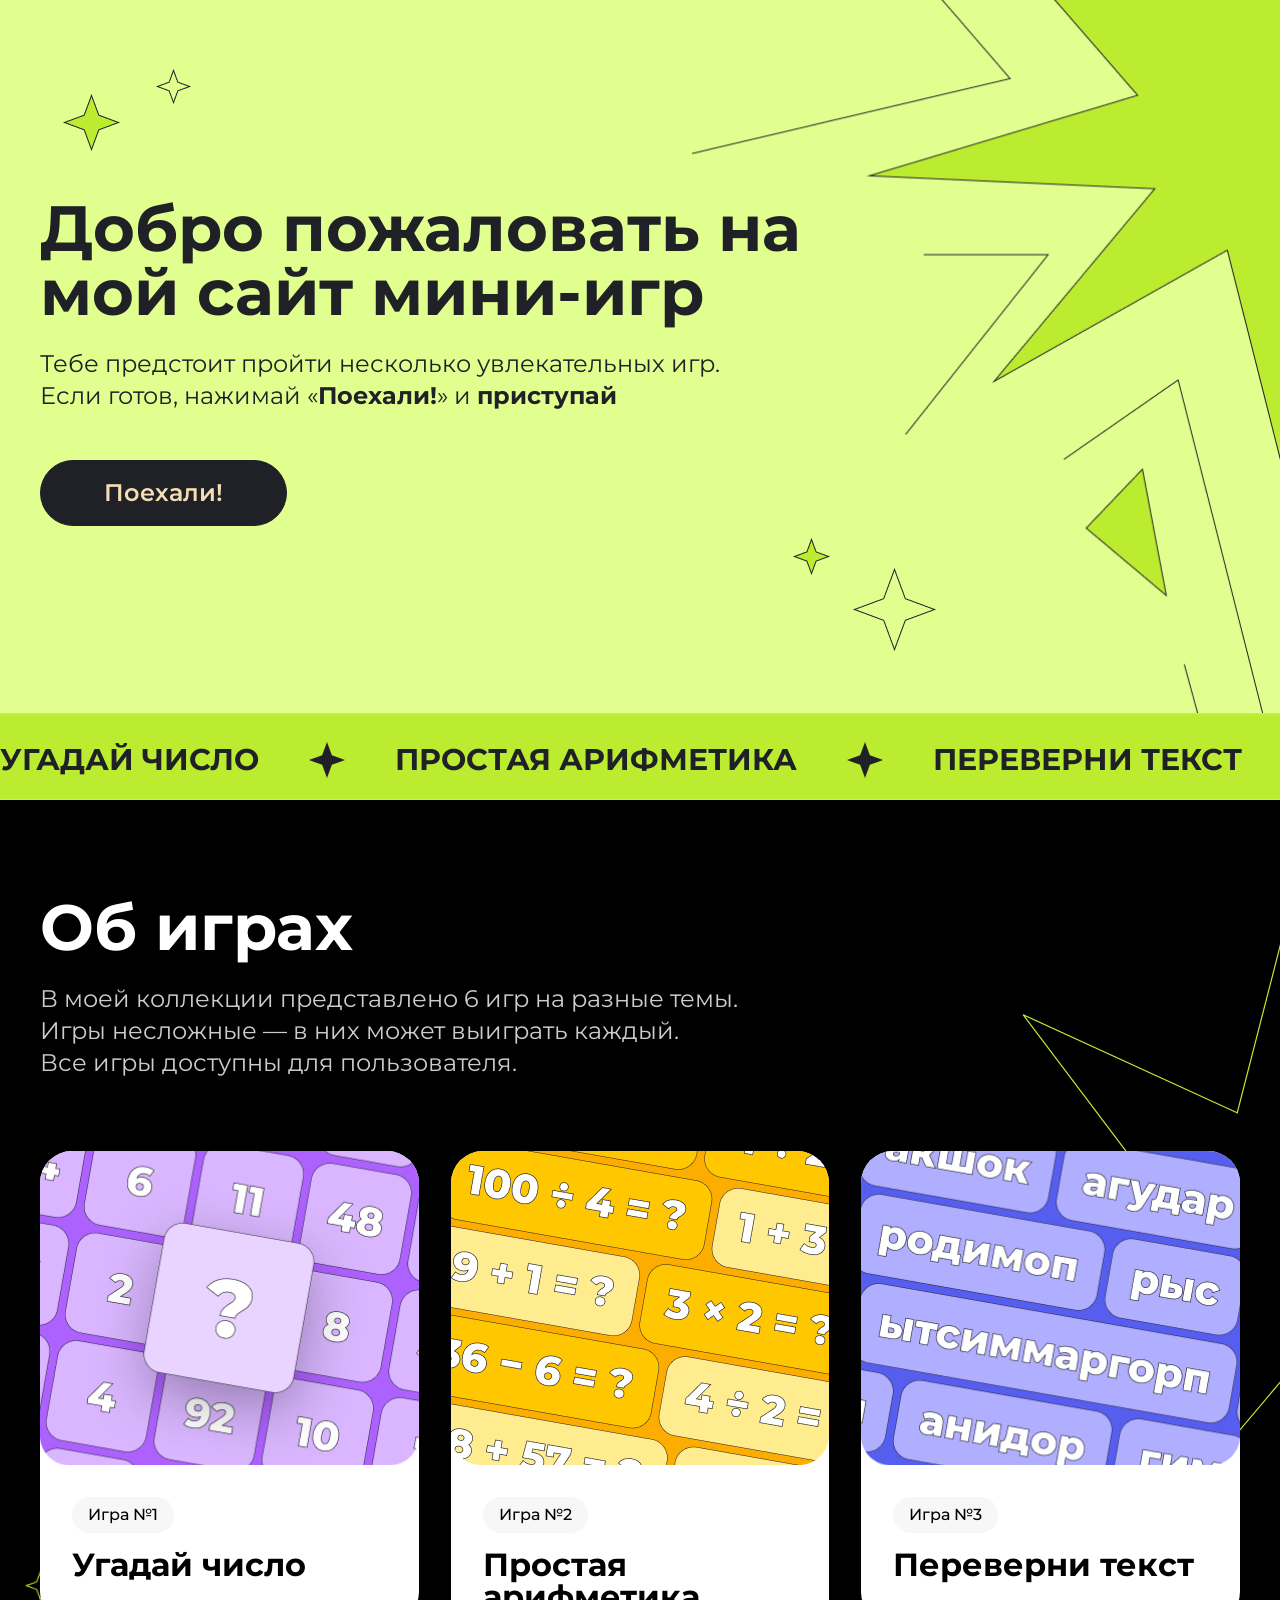
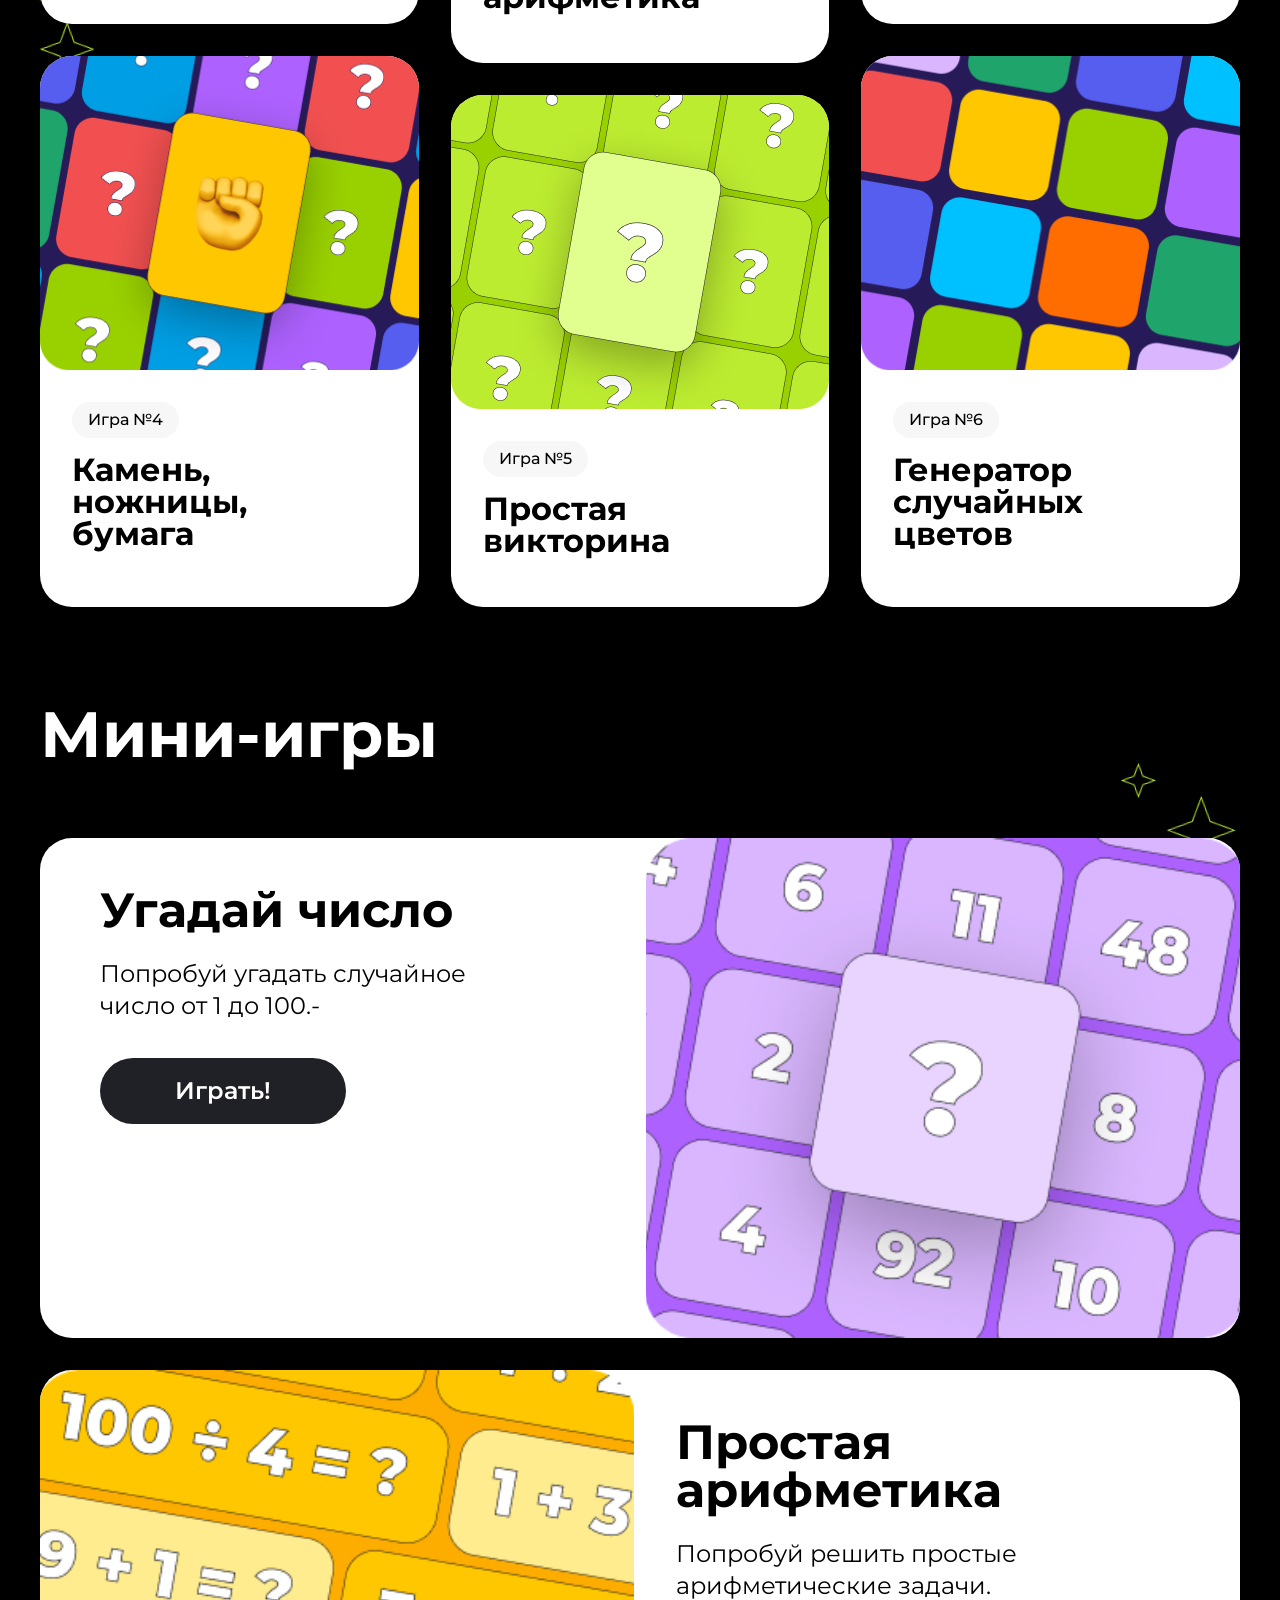
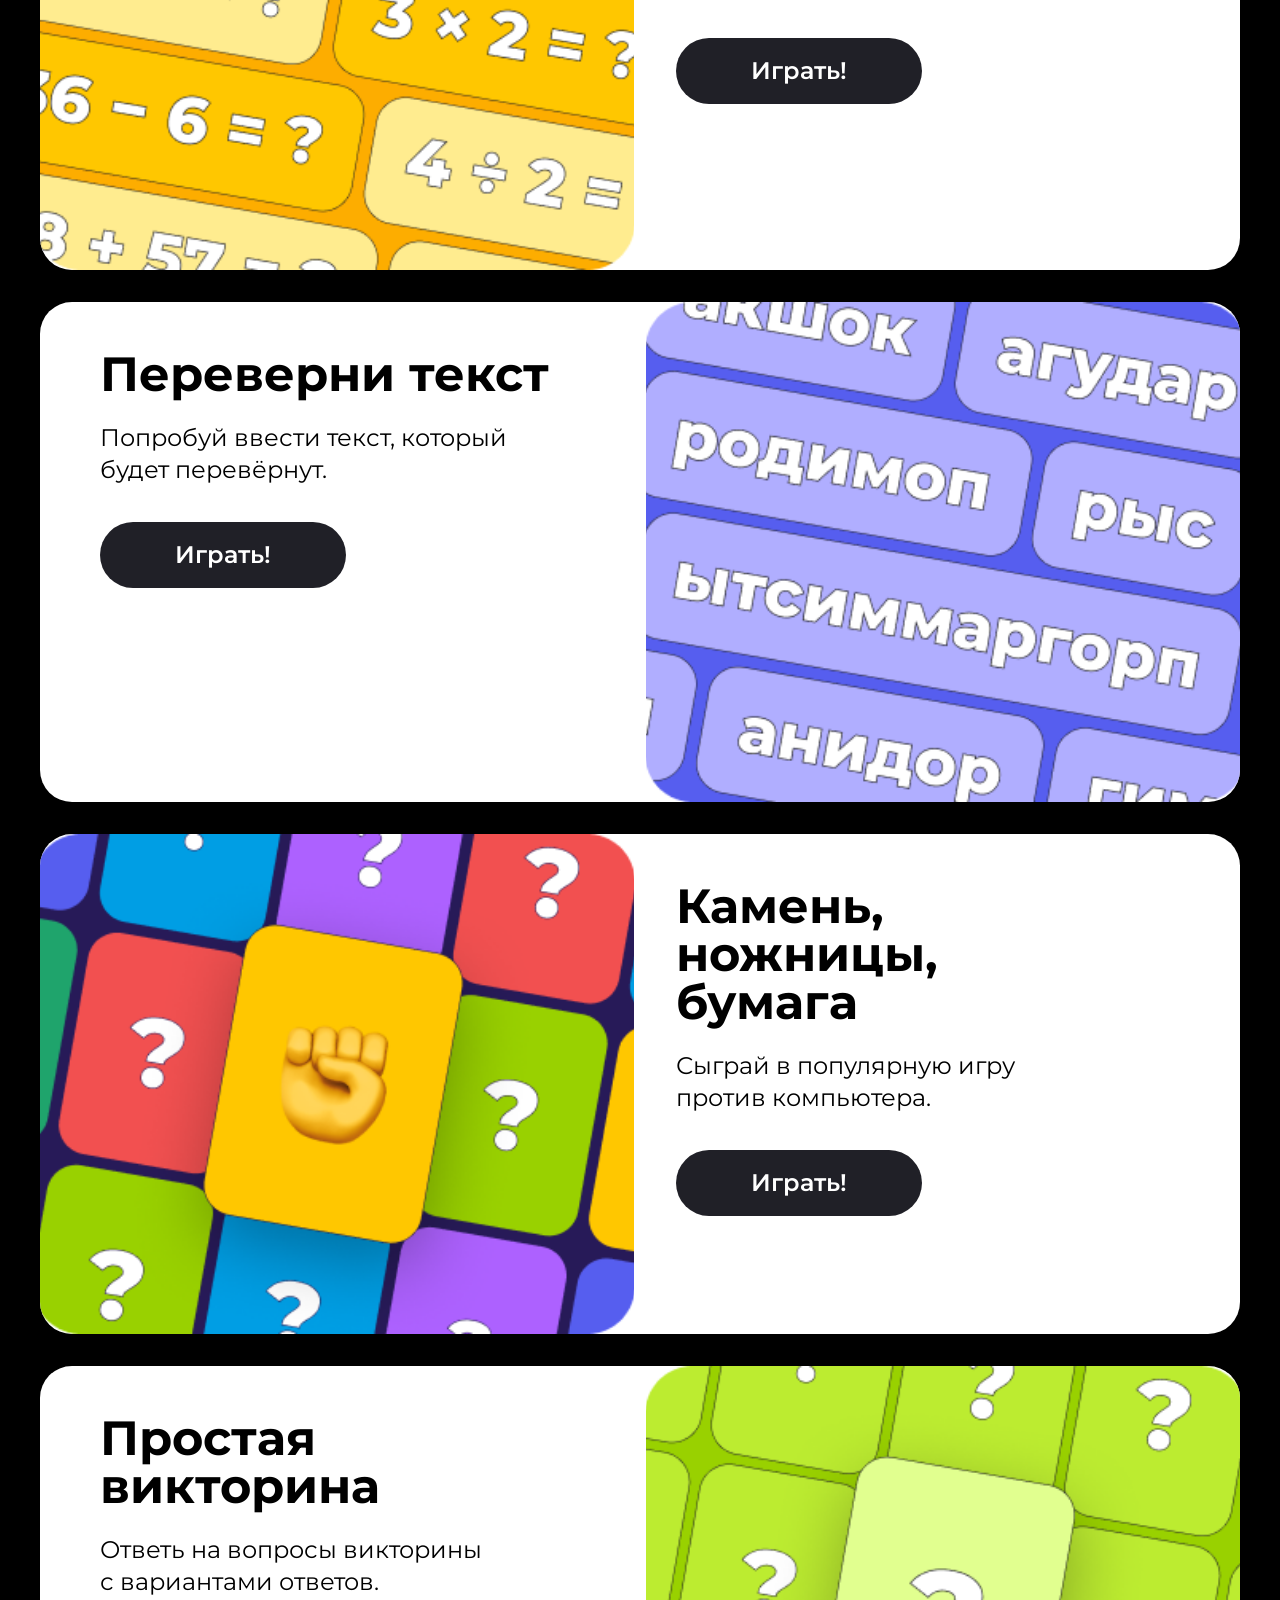
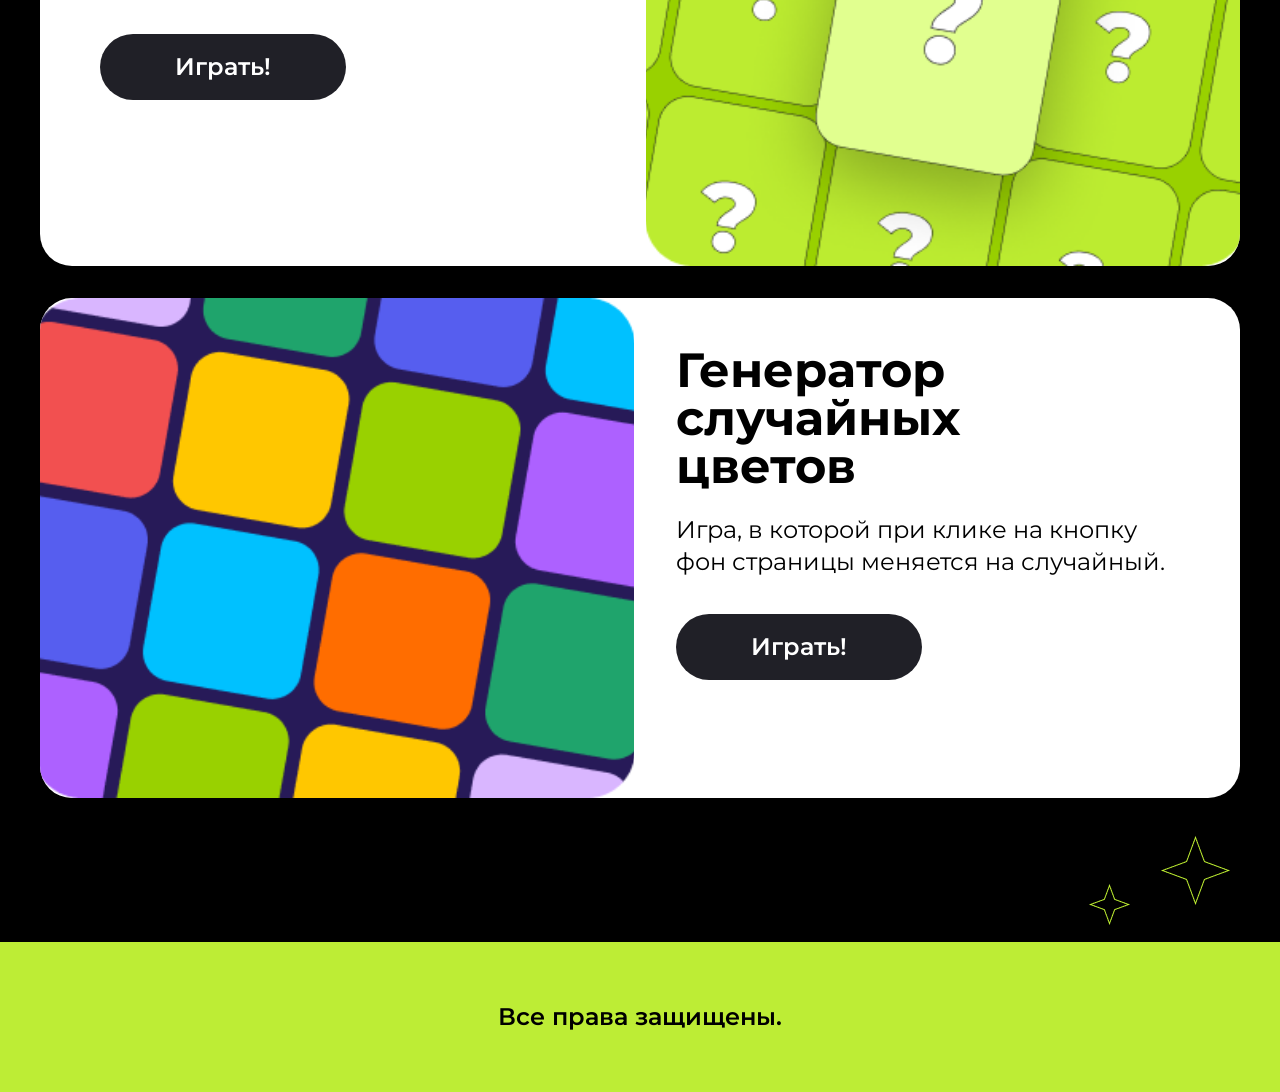
<file: index.html>
<!doctype html>
<html lang="en">
  <head>
    <meta charset="UTF-8" />
    <meta name="viewport" content="width=device-width, initial-scale=1.0" />
    <title>Homework1.</title>
    <link rel="preconnect" href="https://fonts.googleapis.com" />
    <link rel="preconnect" href="https://fonts.gstatic.com" crossorigin />
    <link
      href="https://fonts.googleapis.com/css2?family=Montserrat:ital,wght@0,100..900;1,100..900&display=swap"
      rel="stylesheet"
    />

    <link rel="stylesheet" href="style.css" />
  </head>
  <body>
    <div class="wrapper">
      <div class="star-decor">
        <img
          src="./img/Stardekor1.png"
          alt="Декор"
          class="star-decor__left-mini"
        />
        <img
          src="./img/Stardecor2.png"
          alt="Декор"
          class="star-decor__left-big"
        />
        <img
          src="./img/Stardecor3.png"
          alt="Декор"
          class="star-decor__right-mini"
        />
        <img
          src="./img/Stardecor4.png"
          alt="Декор"
          class="star-decor__right-big"
        />
        <img
          src="./img/Stardecor5.png"
          alt="Декор"
          class="star-decor__bottom-mini"
        />
        <img
          src="./img/Stardecor6.png"
          alt="Декор"
          class="star-decor__bottom-big"
        />
      </div>

      <!-- ==================== 1. ГЛАВНЫЙ ЭКРАН (ШАПКА) ==================== -->
      <header class="hero">
        <div class="hero__card welcome-card center">
          <!-- Контентная левая часть с текстом -->
          <div class="welcome-card__content">
            <h1 class="welcome-card__title">
              Добро пожаловать на мой сайт мини-игр
            </h1>
            <p class="welcome-card__text">
              Тебе предстоит пройти несколько увлекательных игр. Если готов,
              нажимай «<strong>Поехали!</strong>» и <strong>приступай</strong>
            </p>
            <!-- <button class="welcome-card__btn">Поехали!</button>
          </div>-->
            <a href="#games-about" class="welcome-card__btn welcome-card__btn"
              >Поехали!</a
            >
            <a href="#mobile-games-about" class="welcome-card__mob-btn"
              >Поехали!</a
            >

            <!-- Большая звезда-вспышка (Ваш Star 1) — вынесена отдельно как независимый фон -->
            <img
              class="welcome-card__image"
              src="./img/Star1.png"
              alt="Большая звезда"
            />
            <img
              class="welcome-card__mobil"
              src="./img/mobilstar.png"
              alt="Мобильная звеза"
            />

            <!-- Невидимая обертка, которая запирает маленькие звездочки внутри зеленого поля -->
            <div class="welcome-card__stars">
              <img
                class="welcome-card__star welcome-card__star_2"
                src="./img/Star2.png"
                alt="Декор"
              />
              <img
                class="welcome-card__star welcome-card__star_3"
                src="./img/Star3.png"
                alt="Декор"
              />
              <img
                class="welcome-card__star welcome-card__star_4"
                src="./img/Star4.png"
                alt="Декор"
              />
              <img
                class="welcome-card__star welcome-card__star_5"
                src="./img/Star5.png"
                alt="Декор"
              />
            </div>

            <!-- БЕГУЩАЯ СТРОКА С НАЗВАНИЯМИ ИГР -->
            <div class="hero__marquee marquee">
              <div class="marquee__inner">
                <!-- Оригинальный ряд -->
                <div class="marquee__line">
                  <span>УГАДАЙ ЧИСЛО</span>
                  <svg
                    class="marquee__star"
                    width="20"
                    height="20"
                    viewBox="0 0 36 36"
                    fill="none"
                    xmlns="http://w3.org"
                  >
                    <path
                      d="M18 0L22.8616 13.1384L36 18L22.8616 22.8616L18 36L13.1384 22.8616L0 18L13.1384 13.1384L18 0Z"
                      fill="currentColor"
                    />
                  </svg>

                  <span>ПРОСТАЯ АРИФМЕТИКА</span>
                  <svg
                    class="marquee__star"
                    width="20"
                    height="20"
                    viewBox="0 0 36 36"
                    fill="none"
                    xmlns="http://w3.org"
                  >
                    <path
                      d="M18 0L22.8616 13.1384L36 18L22.8616 22.8616L18 36L13.1384 22.8616L0 18L13.1384 13.1384L18 0Z"
                      fill="currentColor"
                    />
                  </svg>

                  <span>ПЕРЕВЕРНИ ТЕКСТ</span>
                  <svg
                    class="marquee__star"
                    width="20"
                    height="20"
                    viewBox="0 0 36 36"
                    fill="none"
                    xmlns="http://w3.org"
                  >
                    <path
                      d="M18 0L22.8616 13.1384L36 18L22.8616 22.8616L18 36L13.1384 22.8616L0 18L13.1384 13.1384L18 0Z"
                      fill="currentColor"
                    />
                  </svg>

                  <span>КАМЕНЬ, НОЖНИЦЫ, БУМАГА</span>
                  <svg
                    class="marquee__star"
                    width="20"
                    height="20"
                    viewBox="0 0 36 36"
                    fill="none"
                    xmlns="http://w3.org"
                  >
                    <path
                      d="M18 0L22.8616 13.1384L36 18L22.8616 22.8616L18 36L13.1384 22.8616L0 18L13.1384 13.1384L18 0Z"
                      fill="currentColor"
                    />
                  </svg>

                  <span>ПРОСТАЯ ВИКТОРИНА</span>
                  <svg
                    class="marquee__star"
                    width="20"
                    height="20"
                    viewBox="0 0 36 36"
                    fill="none"
                    xmlns="http://w3.org"
                  >
                    <path
                      d="M18 0L22.8616 13.1384L36 18L22.8616 22.8616L18 36L13.1384 22.8616L0 18L13.1384 13.1384L18 0Z"
                      fill="currentColor"
                    />
                  </svg>

                  <span>ГЕНЕРАТОР ЦВЕТОВ</span>
                  <svg
                    class="marquee__star"
                    width="20"
                    height="20"
                    viewBox="0 0 36 36"
                    fill="none"
                    xmlns="http://w3.org"
                  >
                    <path
                      d="M18 0L22.8616 13.1384L36 18L22.8616 22.8616L18 36L13.1384 22.8616L0 18L13.1384 13.1384L18 0Z"
                      fill="currentColor"
                    />
                  </svg>
                </div>
                <!-- Копия ряда для эффекта бесконечной прокрутки -->
                <div class="marquee__line" aria-hidden="true">
                  <span>УГАДАЙ ЧИСЛО</span>
                  <svg
                    class="marquee__star"
                    width="20"
                    height="20"
                    viewBox="0 0 36 36"
                    fill="none"
                    xmlns="http://w3.org"
                  >
                    <path
                      d="M18 0L22.8616 13.1384L36 18L22.8616 22.8616L18 36L13.1384 22.8616L0 18L13.1384 13.1384L18 0Z"
                      fill="currentColor"
                    />
                  </svg>

                  <span>ПРОСТАЯ АРИФМЕТИКА</span>
                  <svg
                    class="marquee__star"
                    width="20"
                    height="20"
                    viewBox="0 0 36 36"
                    fill="none"
                    xmlns="http://w3.org"
                  >
                    <path
                      d="M18 0L22.8616 13.1384L36 18L22.8616 22.8616L18 36L13.1384 22.8616L0 18L13.1384 13.1384L18 0Z"
                      fill="currentColor"
                    />
                  </svg>

                  <span>ПЕРЕВЕРНИ ТЕКСТ</span>
                  <svg
                    class="marquee__star"
                    width="20"
                    height="20"
                    viewBox="0 0 36 36"
                    fill="none"
                    xmlns="http://w3.org"
                  >
                    <path
                      d="M18 0L22.8616 13.1384L36 18L22.8616 22.8616L18 36L13.1384 22.8616L0 18L13.1384 13.1384L18 0Z"
                      fill="currentColor"
                    />
                  </svg>

                  <span>КАМЕНЬ, НОЖНИЦЫ, БУМАГА</span>
                  <svg
                    class="marquee__star"
                    width="20"
                    height="20"
                    viewBox="0 0 36 36"
                    fill="none"
                    xmlns="http://w3.org"
                  >
                    <path
                      d="M18 0L22.8616 13.1384L36 18L22.8616 22.8616L18 36L13.1384 22.8616L0 18L13.1384 13.1384L18 0Z"
                      fill="currentColor"
                    />
                  </svg>

                  <span>ПРОСТАЯ ВИКТОРИНА</span>
                  <svg
                    class="marquee__star"
                    width="20"
                    height="20"
                    viewBox="0 0 36 36"
                    fill="none"
                    xmlns="http://w3.org"
                  >
                    <path
                      d="M18 0L22.8616 13.1384L36 18L22.8616 22.8616L18 36L13.1384 22.8616L0 18L13.1384 13.1384L18 0Z"
                      fill="currentColor"
                    />
                  </svg>

                  <span>ГЕНЕРАТОР ЦВЕТОВ</span>
                  <svg
                    class="marquee__star"
                    width="20"
                    height="20"
                    viewBox="0 0 36 36"
                    fill="none"
                    xmlns="http://w3.org"
                  >
                    <path
                      d="M18 0L22.8616 13.1384L36 18L22.8616 22.8616L18 36L13.1384 22.8616L0 18L13.1384 13.1384L18 0Z"
                      fill="currentColor"
                    />
                  </svg>
                </div>
              </div>
            </div>
          </div>
        </div>
      </header>

      <main class="content">
        <!-- ================= 2. СЕКЦИЯ: ОБ ИГРАХ (ПРЕВЬЮ) ================= -->
        <section class="games-about center" id="games-about">
          <a class="games-about__star-bg" href="#">
            <svg
              width="800"
              height="680"
              viewBox="0 0 458 567"
              fill="none"
              xmlns="http://www.w3.org/2000/svg"
            >
              <path
                d="M311.161 184.877L311.375 185.435L311.886 185.126L479.433 83.8167L380.124 252.557L379.822 253.073L380.382 253.28L564.052 321.108L370.208 348.674L369.616 348.758L369.804 349.326L431.289 535.215L288.879 400.849L288.444 400.439L288.117 400.94L181.119 564.91L197.378 369.793L197.429 369.197L196.833 369.254L1.92162 387.833L164.61 278.892L165.107 278.56L164.691 278.129L28.6394 137.326L215.247 196.597L215.817 196.778L215.894 196.186L241.151 2.02592L311.161 184.877Z"
                stroke="#BCEC30"
              />
            </svg>
          </a>
          <h2 class="games-about__title">Об играх</h2>
          <p class="games-about__subtitle">
            В моей коллекции представлено 6 игр на разные темы.<br />Игры
            несложные — в них может выиграть каждый.<br />Все игры доступны для
            пользователя.
          </p>

          <!-- Сетка маленьких вертикальных карточек -->
          <div class="games-about__container">
            <!-- Карточка 1 -->
            <a href="#game-guess" class="games-about__card-link">
              <article class="game-card game-card_mini">
                <div
                  class="game-card__image"
                  style="background-image: url(./img/guess.png)"
                ></div>
                <div class="game-card__info">
                  <div class="game-card__number">Игра №1</div>
                  <h3 class="game-card__title">Угадай число</h3>
                </div>
              </article>
            </a>

            <!-- Карточка 2 -->
            <a href="#game-math" class="games-about__card-link">
              <article class="game-card game-card_medium">
                <div
                  class="game-card__image"
                  style="background-image: url(./img/math.png)"
                ></div>
                <div class="game-card__info">
                  <div class="game-card__number">Игра №2</div>
                  <h3 class="game-card__title">Простая арифметика</h3>
                </div>
              </article>
            </a>

            <!-- Карточка 3 -->
            <a href="#game-reverse" class="games-about__card-link">
              <article class="game-card game-card_mini">
                <div
                  class="game-card__image"
                  style="background-image: url(./img/reverse.png)"
                ></div>
                <div class="game-card__info">
                  <div class="game-card__number">Игра №3</div>
                  <h3 class="game-card__title">Переверни текст</h3>
                </div>
              </article>
            </a>

            <!-- Карточка 4 -->
            <a href="#game-rps" class="games-about__card-link">
              <article class="game-card game-card_max">
                <div
                  class="game-card__image"
                  style="background-image: url(./img/rps.png)"
                ></div>
                <div class="game-card__info">
                  <div class="game-card__number">Игра №4</div>
                  <h3 class="game-card__title">Камень, ножницы,<br />бумага</h3>
                </div>
              </article>
            </a>

            <!-- Карточка 5 -->
            <a href="#game-quiz" class="games-about__card-link">
              <article class="game-card game-card_medium">
                <div
                  class="game-card__image"
                  style="background-image: url(./img/quiz.png)"
                ></div>
                <div class="game-card__info">
                  <div class="game-card__number">Игра №5</div>
                  <h3 class="game-card__title">Простая викторина</h3>
                </div>
              </article>
            </a>

            <!-- Карточка 6 -->
            <a href="#game-color" class="games-about__card-link">
              <article class="game-card game-card_max">
                <div
                  class="game-card__image"
                  style="background-image: url(./img/color.png)"
                ></div>
                <div class="game-card__info">
                  <div class="game-card__number">Игра №6</div>
                  <h3 class="game-card__title">Генератор случайных цветов</h3>
                </div>
              </article>
            </a>
          </div>
        </section>

        <!-- ================= 3. СЕКЦИЯ: МИНИ-ИГРЫ (ПОЛНЫЕ) ================= -->
        <section class="games-list center" id="mobile-games-about">
          <h2 class="games-list__title">Мини-игры</h2>

          <!-- Сетка больших горизонтальных карточек с кнопками -->
          <div class="games-list__container">
            <!-- Полная карточка 1 -->
            <a
              href="#"
              onclick="
                guessNumberGame();
                return false;
              "
              class="games-list__card-link"
              id="game-guess"
            >
              <article class="game-card">
                <div
                  class="game-card__image"
                  style="background-image: url(./img/guess.png)"
                ></div>
                <div class="game-card__info">
                  <h3 class="game-card__title">Угадай число</h3>
                  <p class="game-card__text">
                    Попробуй угадать случайное<br />число от 1 до 100.-
                  </p>
                  <span class="game-card__btn">Играть!</span>
                </div>
              </article>
            </a>

            <!-- Полная карточка 2 -->
            <a
              href="#"
              onclick="
                simpleArithmeticGame();
                return false;
              "
              class="games-list__card-link"
              id="game-math"
            >
              <article class="game-card">
                <div
                  class="game-card__image"
                  style="background-image: url(./img/math.png)"
                ></div>
                <div class="game-card__info">
                  <h3 class="game-card__title">Простая арифметика</h3>
                  <p class="game-card__text">
                    Попробуй решить простые арифметические задачи.
                  </p>
                  <span class="game-card__btn">Играть!</span>
                </div>
              </article>
            </a>

            <!-- Полная карточка 3 -->
            <a
              href="#"
              onclick="
                reverseTextGame();
                return false;
              "
              class="games-list__card-link"
              id="game-reverse"
            >
              <article class="game-card">
                <div
                  class="game-card__image"
                  style="background-image: url(./img/reverse.png)"
                ></div>
                <div class="game-card__info">
                  <h3 class="game-card__title">Переверни текст</h3>
                  <p class="game-card__text">
                    Попробуй ввести текст, который<br />будет перевёрнут.
                  </p>
                  <span class="game-card__btn">Играть!</span>
                </div>
              </article>
            </a>

            <!-- Полная карточка 4 -->
            <a
              href="#"
              onclick="
                rockPaperScissorsGame();
                return false;
              "
              class="games-list__card-link"
              id="game-rps"
            >
              <article class="game-card">
                <div
                  class="game-card__image"
                  style="background-image: url(./img/rps.png)"
                ></div>
                <div class="game-card__info">
                  <h3 class="game-card__title">
                    Камень,<br />ножницы,<br />бумага
                  </h3>
                  <p class="game-card__text">
                    Сыграй в популярную игру<br />против компьютера.
                  </p>
                  <span class="game-card__btn">Играть!</span>
                </div>
              </article>
            </a>

            <!-- Полная карточка 5 -->
            <a href="#" class="games-list__card-link" id="game-quiz">
              <article class="game-card">
                <div
                  class="game-card__image"
                  style="background-image: url(./img/quiz.png)"
                ></div>
                <div class="game-card__info">
                  <h3 class="game-card__title">Простая викторина</h3>
                  <p class="game-card__text">
                    Ответь на вопросы викторины<br />с вариантами ответов.
                  </p>
                  <span class="game-card__btn" onclick="startQuiz()"
                    >Играть!</span
                  >
                </div>
              </article>
            </a>

            <!-- Полная карточка 6 -->

            <a
              href="javascript:void(0);"
              class="games-list__card-link"
              id="game-color"
            >
              <article class="game-card">
                <div
                  class="game-card__image"
                  style="background-image: url(./img/color.png)"
                ></div>
                <div class="game-card__info">
                  <h3 class="game-card__title">
                    Генератор случайных<br />цветов
                  </h3>
                  <p class="game-card__text">
                    Игра, в которой при клике на кнопку фон страницы меняется на
                    случайный.
                  </p>
                  <span class="game-card__btn" onclick="changeBackgroundColor()"
                    >Играть!</span
                  >
                </div>
              </article>
            </a>
          </div>
        </section>
      </main>
      <!-- ================= 4. ПОДВАЛ САЙТА (FOOTER) ================= -->
      <footer class="footer">
        <p class="footer__text">Все права защищены.</p>
      </footer>
    </div>
    <script src="games.js"></script>
  </body>
</html>
</file>
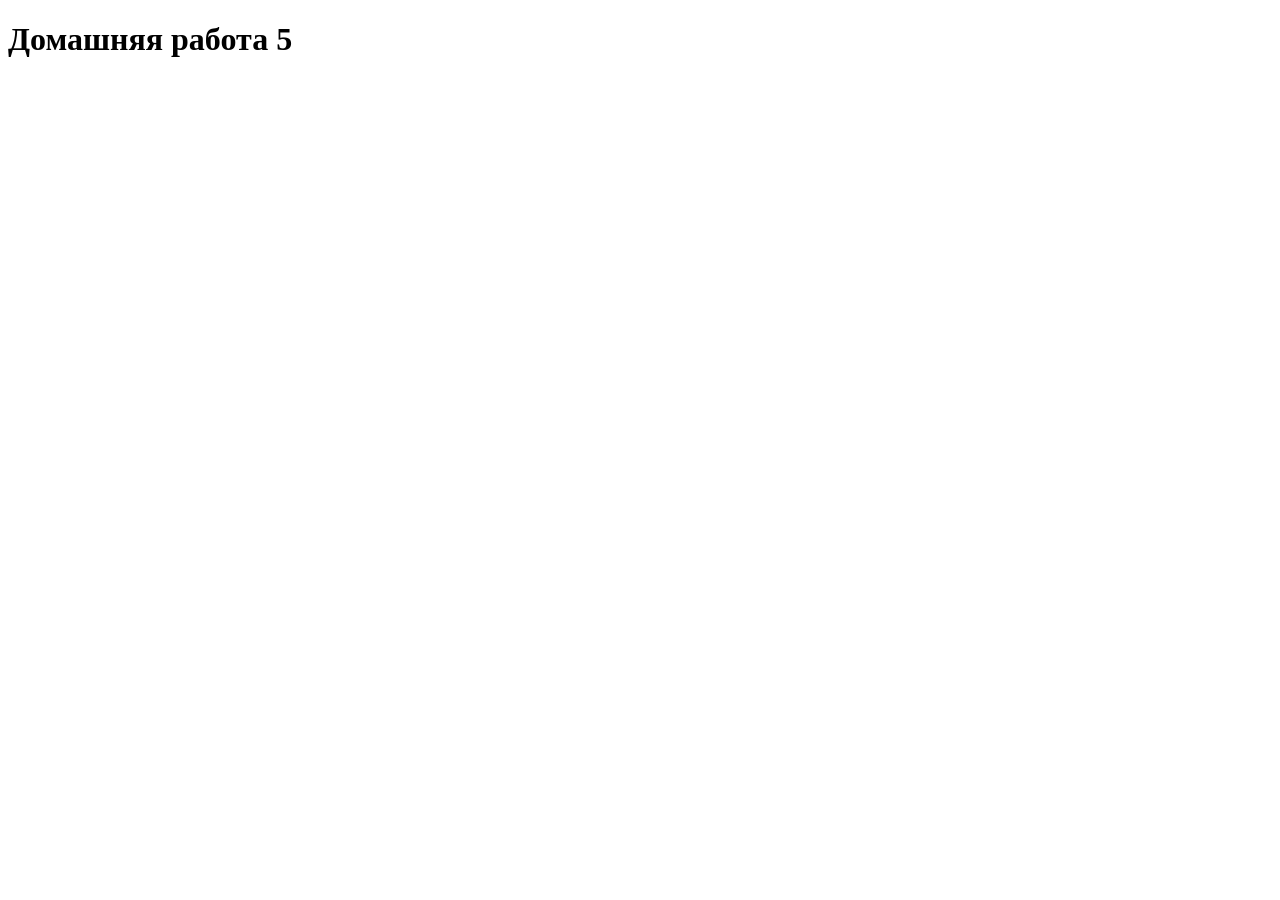
<file: hw-5.html>
<!doctype html>
<html lang="en">
  <head>
    <meta charset="UTF-8" />
    <meta name="viewport" content="width=device-width, initial-scale=1.0" />
    <title>Функции</title>
  </head>
  <body>
    <h1>Домашняя работа 5</h1>
    <script src="hw5.js"></script>
  </body>
</html>
</file>
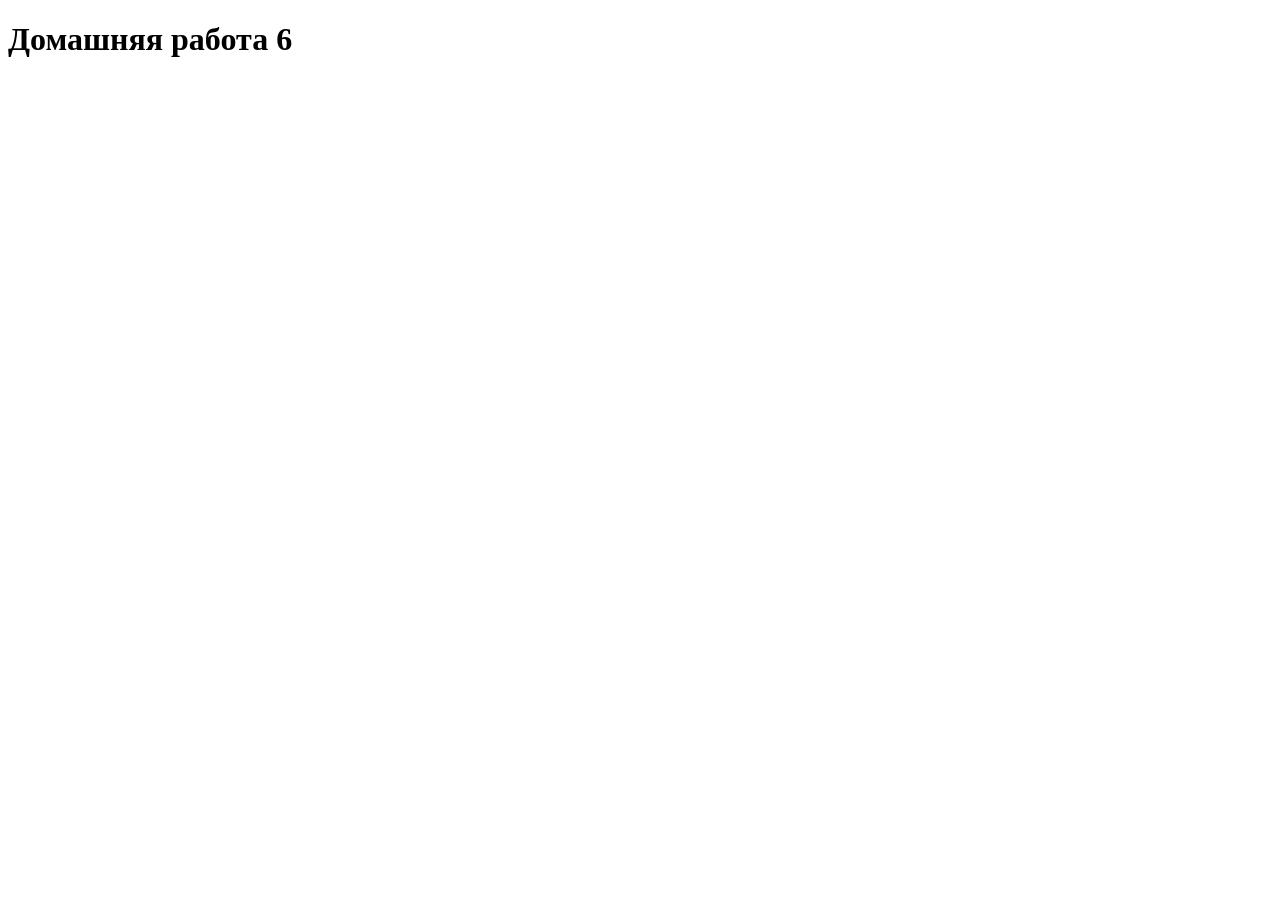
<file: hw-6.html>
<!doctype html>
<html lang="en">
  <head>
    <meta charset="UTF-8" />
    <meta name="viewport" content="width=device-width, initial-scale=1.0" />
    <title>"Массивы"</title>
  </head>
  <body>
    <h1>Домашняя работа 6</h1>
    <script src="hw6.js"></script>
  </body>
</html>
</file>
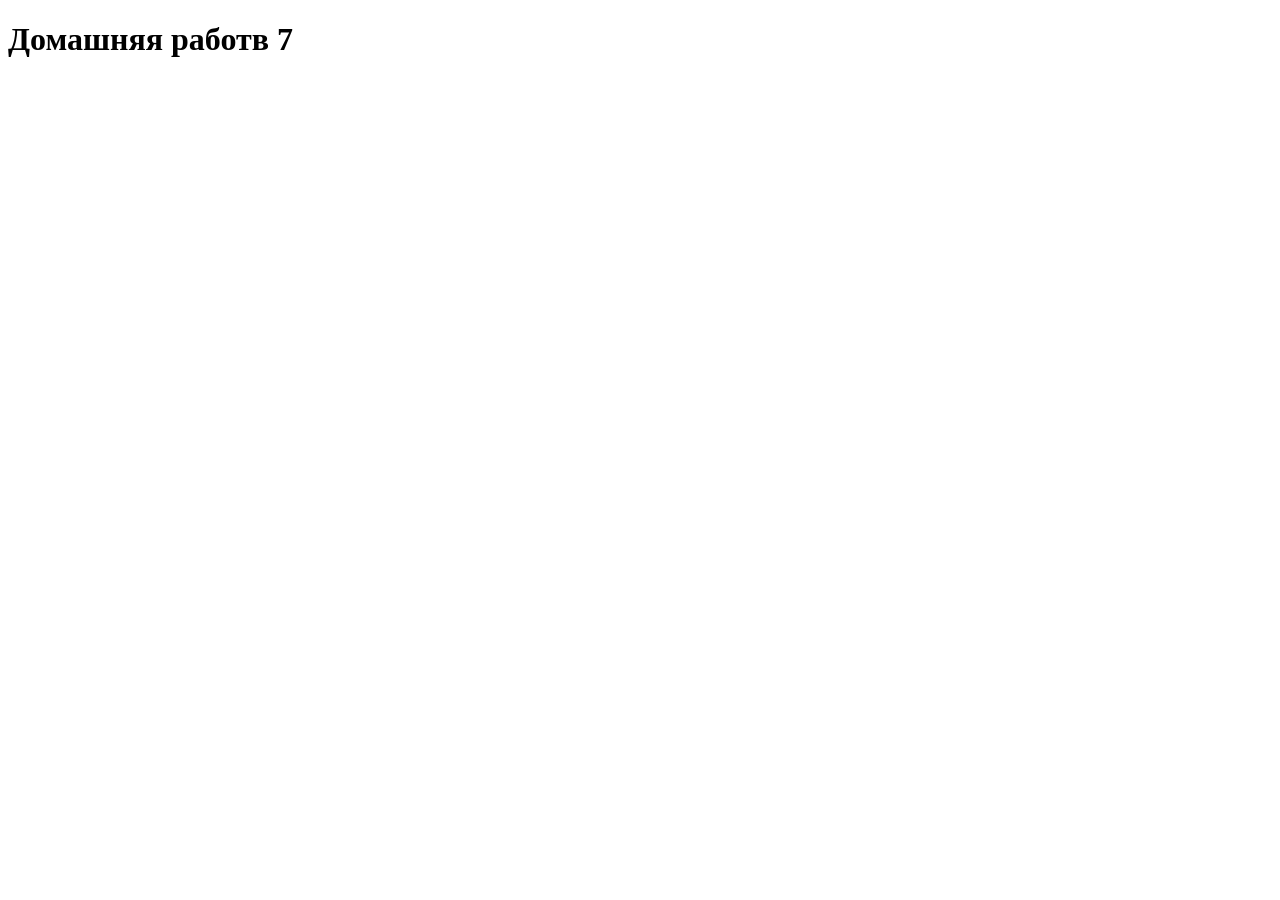
<file: hw-7.html>
<!DOCTYPE html>
<html lang="en">
<head>
    <meta charset="UTF-8">
    <meta name="viewport" content="width=device-width, initial-scale=1.0">
    <title>Внутренние объекты</title>
</head>
<body>
    <h1>Домашняя работв 7</h1>

 <script src="hw7.js"></script>   
</body>
</html>
</file>
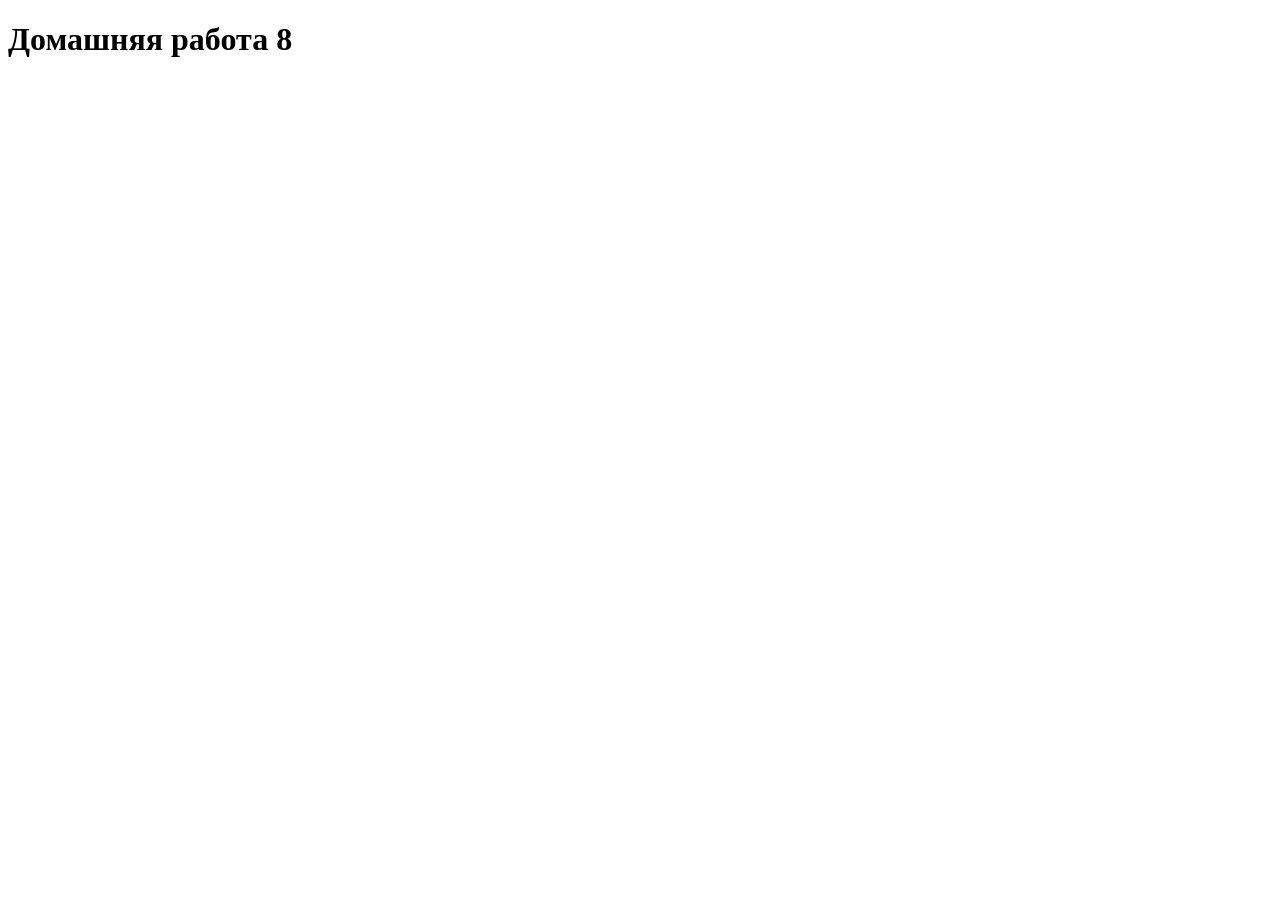
<file: hw-8.html>
<!doctype html>
<html lang="en">
  <head>
    <meta charset="UTF-8" />
    <meta name="viewport" content="width=device-width, initial-scale=1.0" />
    <title>Callback, setTimeout, setInterval</title>
  </head>
  <body>
    <h1>Домашняя работа 8</h1>
    <script src="hw8.js"></script>
  </body>
</html>
</file>
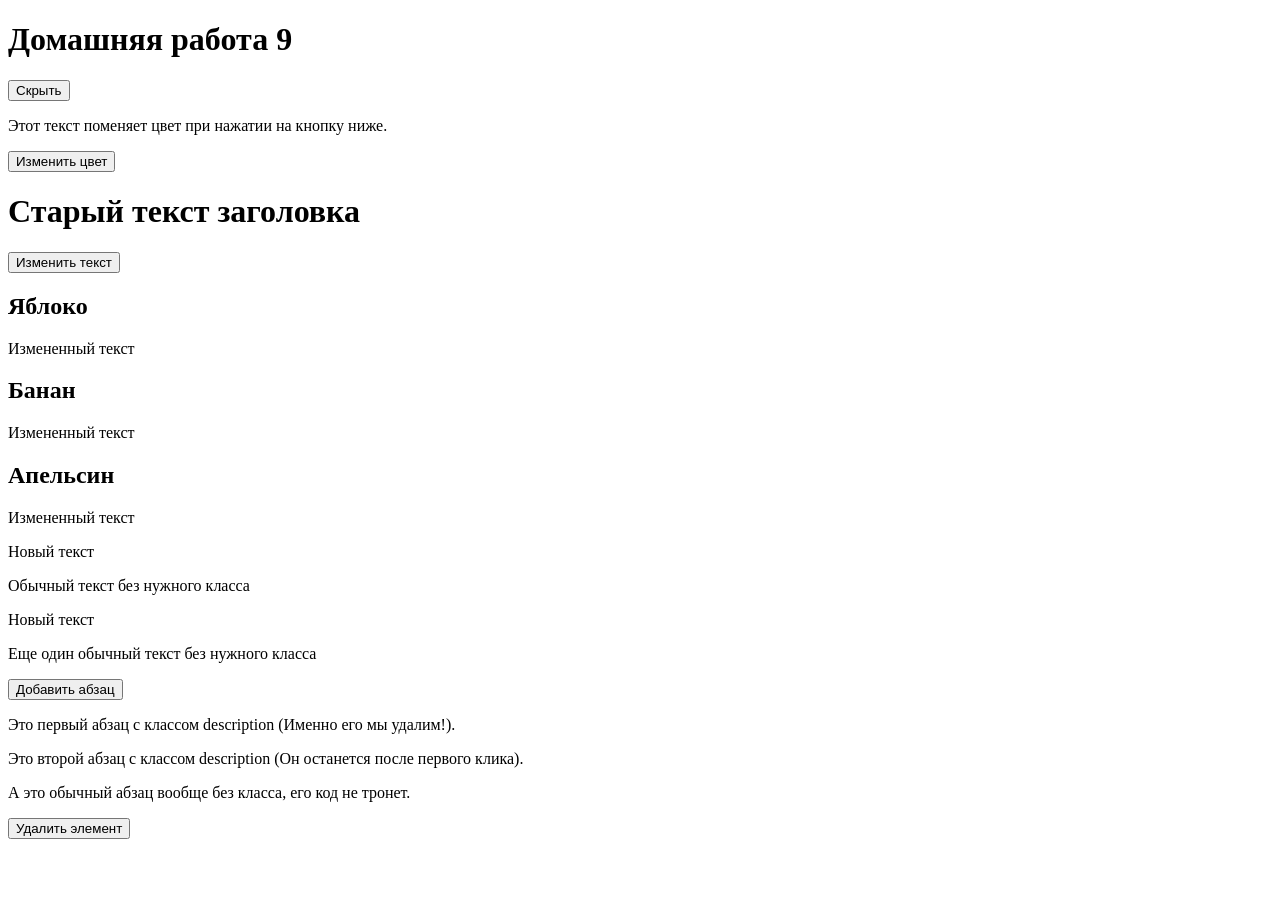
<file: hw-9.html>
<!doctype html>
<html lang="en">
  <head>
    <meta charset="UTF-8" />
    <meta name="viewport" content="width=device-width, initial-scale=1.0" />
    <title>Основы работы DOM</title>
  </head>
  <body>
    <!--Задание 1-->
    <h1 class="title">Домашняя работа 9</h1>
    <button class="toggle-btn">Скрыть</button>

    <!-- Задание 2 -->
    <p class="text-paragraph">
      Этот текст поменяет цвет при нажатии на кнопку ниже.
    </p>
    <button class="color-btn">Изменить цвет</button>

    <!--Задание 3-->
    <h1 class="dynamic-title">Старый текст заголовка</h1>
    <button class="text-btn">Изменить текст</button>

    <!--Задание 4-->

    <div class="product-card">
      <h2>Яблоко</h2>
      <p class="description">Сочный и спелый фрукт красного цвета.</p>
      <h2>Банан</h2>
      <p class="description">Сладкий тропический фрукт, богатый калием.</p>
      <h2>Апельсин</h2>
      <p class="description">
        Цитрусовый фрукт с высоким содержанием витамина C.
      </p>
    </div>

    <!-- Задание 5 -->
    <div class="task-box">
      <p class="description">Первое описание для задания 5</p>
      <p class="main-text">Обычный текст без нужного класса</p>
      <p class="description">Второе описание для задания 5</p>
      <p class="footer-text">Еще один обычный текст без нужного класса</p>
    </div>

    <!-- Задание 6 -->
    <button class="btn">Добавить абзац</button>

    <!--Задание 7-->
    <div class="text-box">
      <!-- Создаем несколько абзацев-->
      <p class="description">
        Это первый абзац с классом description (Именно его мы удалим!).
      </p>
      <p class="description">
        Это второй абзац с классом description (Он останется после первого
        клика).
      </p>
      <p>А это обычный абзац вообще без класса, его код не тронет.</p>
    </div>

    <!-- Создаем кнопку, которая будет запускать удаление -->
    <button class="delete-btn">Удалить элемент</button>

    <script src="hw9.js" defer></script>
  </body>
</html>
</file>
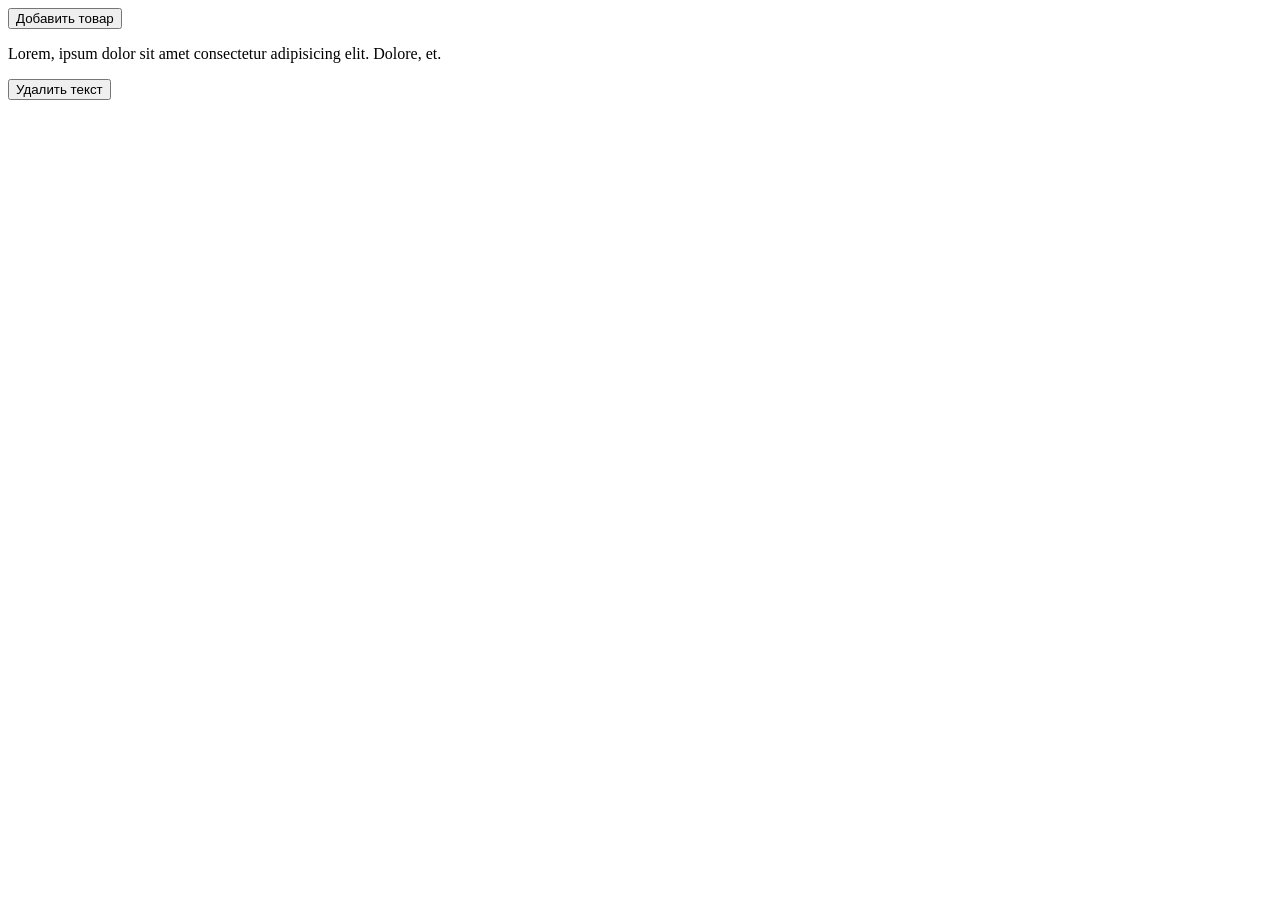
<file: прробн.html>
<!doctype html>
<html lang="en">
  <head>
    <meta charset="UTF-8" />
    <meta name="viewport" content="width=device-width, initial-scale=1.0" />
    <title>Document</title>
  </head>
  <body>
    <button class="btn">Добавить товар</button>
    <p class="text_info">
      Lorem, ipsum dolor sit amet consectetur adipisicing elit. Dolore, et.
    </p>
    <div class="content"></div>
   <button class="btn-remove">Удалить текст</button>

    <script>
      const btnEl = document.querySelector("button");
      const removeBtnEl = document.querySelector(".btn-remove");
      const contentEl = document.querySelector(".content");

      removeBtnEl.addEventListener("click", () => {
       const text_infoEl = document.querySelector(".text_info");
        text_infoEl.remove(); 
    })

      btnEl.addEventListener("click", () => {
        const headingEl = document.createElement("h1"); // Создаем элемент h1
        headingEl.textContent = "Заголовок"; // Устанавливаем текст элемента
        headingEl.classList.add("heading"); // Добавляем класс heading к элементу
        contentEl.appendChild(headingEl); // Добавляем элемент в body

        const textEl = document.createElement("p"); // Создаем элемент p
        textEl.textContent =
          "Lorem ipsum, dolor sit amet consectetur adipisicing elit. Vitae, laboriosam."; // Устанавливаем текст элемента
        textEl.classList.add("text"); // Добавляем класс text к элементу
        contentEl.appendChild(textEl); // Добавляем элемент в body
      });
    </script>
  </body>
</html>
</file>
<file: style.css>
/* ================= 1. СБРОС СТИЛЕЙ И БАЗОВЫЕ НАСТРОЙКИ ================= */
* {
  margin: 0;
  padding: 0;
  box-sizing: border-box;
}

html {
  scroll-behavior: smooth; /* Плавная прокрутка по якорным ссылкам # */
}
/*Задолбалась, то шрифт не меняется, то полоса скролла*/
html,
body {
  -webkit-text-size-adjust: 100%;
  text-size-adjust: 100%;
  width: 100%;
  overflow-x: hidden; /* Добавила дважды? */
}
body {
  font-family: "Montserrat", sans-serif;
  background-color: #a7a5ac;
  color: #202027;
  overflow-x: hidden; /* Защита от появления горизонтальной полосы прокрутки */
}
.wrapper {
  background-color: #000000;
  width: 100%;
  margin: 0 auto;
  position: relative;
  min-height: 100vh;
}
.center {
  padding-left: calc(50% - 600px);
  padding-right: calc(50% - 600px);
}
/* ================= 2. ГЛАВНЫЙ ЭКРАН (HERO / WELCOME) ================= */
.hero {
  width: 100%;
}

.welcome-card {
  position: relative; /* Обязательно! Якорь для абсолютной картинки и звезд */
  display: flex;
  height: 800px;
  background-color: #e1ff8f;
  z-index: 2;
  flex-direction: column;
  align-items: flex-start;
  width: 100%;
}

.welcome-card__content {
  max-width: 770px;
  width: 100%;
  /*height: 358px;*/
  margin-top: 196px;

  display: flex;
  flex-direction: column;
  justify-content: flex-start;
  align-items: flex-start;
}

.welcome-card__title {
  font-size: 64px;
  font-weight: 700;
  line-height: 100%;
  /*color: #202027;*/
}
.welcome-card__text {
  font-size: 24px;
  line-height: 32px;
  font-weight: 400;
  margin-top: 24px;
  max-width: 720px;
}
.welcome-card__btn {
  width: 247px;
  height: 66px;
  background-color: #202027;
  border-radius: 60px;
  border: 1px solid #202027;
  padding: 16px 65px;
  font-size: 24px;
  line-height: 124%;
  font-weight: 600;
  color: wheat;
  text-decoration: none;

  display: flex;
  align-items: center;
  justify-content: center;
  cursor: pointer;
  transition: all 0.3s ease;
  margin-top: 48px;
}
.welcome-card__btn:hover {
  background-color: white;
  border-color: black;
  color: #000;
}

.welcome-card__image {
  position: absolute;
  right: 0;
  top: 0;
  height: 100%;
  width: auto;
  z-index: 1;
  pointer-events: none;
}
.welcome-card__mobil {
  display: none;
}
.welcome-card__stars {
  position: absolute;
  top: 0;
  left: 0;
  width: 100vw;
  height: 100%;
  margin-left: calc(-50vw + 50%);
  margin-right: calc(-50vw + 50%);
  z-index: 2;
  pointer-events: none;
}
.welcome-card__star {
  position: absolute;
  object-fit: contain;
  height: auto;
}
/*Индивидуальное расположение звезд по макету*/
.welcome-card__star_5 {
  top: 538px;
  right: 450px;
  opacity: 1;
  border-width: 1px;
}
.welcome-card__star_3 {
  top: 69px;
  left: 156px;
  opacity: 1;
  border-width: 1px;
}
.welcome-card__star_4 {
  top: 568px;
  right: 344px;

  opacity: 1;
  border-width: 1px;
}

.welcome-card__star_2 {
  top: 94px;
  left: 63px;
  opacity: 1;
  border-width: 1px;
}

/* ================= 3. АНИМИРОВАННАЯ БЕГУЩАЯ СТРОКА ================= */

.marquee {
  width: 100vw;
  height: 87px;
  position: absolute;
  bottom: 0;
  left: 50%;
  transform: translateX(-50%);
  overflow: hidden;

  background-color: #bcec30;
  border-top: 1px solid rgba(255, 255, 255, 0.2);
  border-bottom: 1px solid rgba(255, 255, 255, 0.2);

  padding-top: 27px;
  padding-bottom: 27px;
  margin-top: 40px;
  z-index: 3;
}
.marquee__inner {
  display: flex;
  width: max-content;
  animation: scroll-marquee 20s linear infinite;
}

.marquee__line {
  position: relative;
  z-index: 2;
  display: flex;
  align-items: center;
  gap: 50px;
  padding-right: 10px;
}

.marquee__line span {
  font-size: 30px;
  font-weight: 700;
  color: #202027;
  text-transform: uppercase;
  white-space: nowrap;
}

.marquee__star {
  width: 36px;
  height: 36px;
  object-fit: contain;
}
@keyframes scroll-marquee {
  0% {
    transform: translateX(0%);
  }
  100% {
    transform: translateX(-50%);
  }
}

/* ================= 4. ГЛАВНЫЙ КОНТЕНТ (MAIN) ================= */
.content {
  max-width: 1440px;
  margin: 0 auto;
  /* padding: 80px 20px;*/
  display: flex;
  flex-direction: column;
  /* gap: 100px; /* Расстояние между секциями "Об играх" и "Мини-игры" */
  background-color: #000000;
}
.games-about__star-bg {
  position: absolute;
  z-index: 2;
  margin-top: 78px;
  margin-left: 800px;
  transform: rotate(7deg);
}

/* Стили заголовков и подзаголовков секций */
.games-about__title,
.games-list__title {
  font-size: 64px;
  font-weight: 700;
  line-height: 100%;
  color: white;
  margin-top: 95px;
}

.games-about__subtitle {
  font-size: 24px;
  color: #cccccc;
  max-width: 788px;
  line-height: 32px;
  margin-top: 24px;
  font-weight: 400;
}

/* ================= 5. СНАТСКИ ДЛЯ КАРТОЧЕК (GRID) ================= */
.games-about__container {
  display: grid;
  grid-template-columns: repeat(3, 1fr); /* 3 квадратные карточки в ряд */
  gap: 32px;
  margin-top: 72px;
  align-items: start;
  overflow: hidden;
}

.games-list__container {
  display: grid;
  grid-template-columns: 1fr;
  gap: 32px;
  margin-top: 72px;
}

/* Общие обертки-ссылки для карточек */
.games-about__card-link,
.games-list__card-link {
  text-decoration: none;
  color: inherit;
  display: block;
}

/* ================= 6. УНИВЕРСАЛЬНЫЙ БЛОК КАРТОЧКИ (game-card) ================= */
.game-card {
  position: relative;
  z-index: 3;
  display: flex;
  flex-direction: column; /* По умолчанию карточка вертикальная (для первой секции) */
  background-color: #ffffff;
  overflow: hidden;
  width: 100%;
  border-radius: 32px;
  transition:
    transform 0.3s ease,
    box-shadow 0.3s ease;
}
.game-card_mini {
  height: 473px;
}
.game-card_medium {
  height: 512px;
}
.game-card_max {
  height: 551px;
}

.game-card__image {
  width: 100%;
  height: 314px;
  background-size: cover;
  background-position: center;
  background-repeat: no-repeat;
}

.game-card__info {
  display: flex;
  flex-direction: column;
  align-items: flex-start;
  justify-content: center;
  padding-left: 32px;
  padding-right: 32px;
}

.game-card__number {
  font-size: 16px;
  line-height: 110%;
  font-weight: 500;
  color: #000000;
  background-color: #f7f7f7; /* Серая овальная плашка */
  padding: 9px 16px;
  border-radius: 50px;
  margin-top: 32px;
}

.game-card__title {
  font-size: 32px;
  line-height: 100%;
  font-weight: 700;
  color: #000000;
  margin-top: 16px;
}

/* Эффект наведения (Hover) на маленькие карточки */
.games-about__card-link:hover .game-card {
  transform: scale(1.05);
  box-shadow: 0px 8px 25px rgba(138, 43, 226, 0.4);
  /*transition: transform 0.3s ease, box-shadow 0.3 ease;*/
}

/* ================= 7. ПЕРЕСТРОЕНИЕ КАРТОЧКИ ДЛЯ ВТОРОЙ СЕКЦИИ ================= */

/* Базовое состояние для ВСЕХ карточек */
.games-list__card-link .game-card {
  display: flex;
  flex-direction: row-reverse; /* Картинка справа, текст слева */
  min-height: 500px;
  border-radius: 32px;
  /*gap: 48px;
   margin-left: -2px;*/
}

/*Состояние только для ЧЕТНЫХ ссылок-карточек */
.games-list__card-link:nth-child(even) .game-card {
  flex-direction: row; /* Картинка слева, текст справа */
}

/* Настройки элементов внутри большой карточки */
.games-list .game-card__image {
  /*width: 50%;*/
  max-width: 600px;
  height: auto;
  margin-right: -6px;
  margin-left: -6px;
}

.games-list .game-card__info {
  width: 50%;
  padding-left: 48px;
  padding-right: 48px;
  margin-top: 48px;
  justify-content: flex-start;
}

.games-list .game-card__title {
  font-size: 48px;
  line-height: 100%;
  margin-bottom: 24px;
  margin-top: 0;
}

/* Описание игры (есть только во второй секции) */
.game-card__text {
  font-size: 24px;
  line-height: 32px;
  color: #000000;
  margin-bottom: 36px;
  max-width: 500px;
}

/* Овальная кнопка "Играть!" */
.game-card__btn {
  display: inline-block;
  padding: 16px 75px;
  background-color: #202027;
  color: #ffffff;
  font-size: 24px;
  line-height: 142%;
  font-weight: 600;
  border-radius: 50px;
  cursor: pointer;
  transition:
    background-color 0.3s ease,
    transform 0.2s ease;
}
@media (hover: hover) {
  .game-card__btn:hover {
    background-color: rgb(248, 247, 244);
    color: black;
    outline: 1px solid black;
  }
}

/* ================= 8. ПОДВАЛ САЙТА (FOOTER) ================= */
.footer {
  width: 100%;
  background-color: #bded35;
  height: 150px;
  display: flex;
  justify-content: space-evenly;
  align-items: center;
  margin: 144px auto 0 auto;

  .footer__text {
    font-size: 24px;
    line-height: 100%;
    font-weight: 600;
    text-align: center;
    color: #000;
  }
}
.star-decor {
  position: absolute;
  z-index: 2;
  pointer-events: none;
  top: 0;
  right: 0;
  left: 0;
}
.star-decor__left-mini {
  position: absolute;
  z-index: 2;
  pointer-events: none;
  width: 31.339238597680133;
  height: 31.339238597680133;
  top: 1570px;
  left: 25px;
  border-width: 1px;
  transform: rotate(-5.45deg);
  opacity: 1;
}
.star-decor__left-big {
  position: absolute;
  z-index: 2;
  pointer-events: none;
  width: 54.59828476423661;
  height: 54.59828476423661;
  top: 1622px;
  left: 40px;
  border-width: 1px;
  transform: rotate(-5.45deg);
  opacity: 1;
}
.star-decor__right-mini {
  position: absolute;
  z-index: 2;
  pointer-events: none;
  width: 35.14553881609929;
  height: 35.14553881609929;
  top: 2363px;
  right: 124px;
  border-width: 1px;
  transform: rotate(-7.08deg);
  opacity: 1;
}
.star-decor__right-big {
  position: absolute;
  z-index: 2;
  pointer-events: none;
  width: 68.86170081657656;
  height: 68.86170081657656;
  top: 2396px;
  right: 44px;
  border-width: 1px;
  transform: rotate(-5.45deg);
  opacity: 1;
}
.star-decor__bottom-mini {
  position: absolute;
  z-index: 2;
  pointer-events: none;
  width: 41;
  height: 41;
  top: 5684px;
  right: 150px;
  border-width: 1px;
  opacity: 1;
}
.star-decor__bottom-big {
  position: absolute;
  z-index: 2;
  pointer-events: none;
  width: 69;
  height: 69;
  top: 5636px;
  right: 50px;
  border-width: 1px;
  opacity: 1;
}
@media (min-width: 767px) {
  .games-about__container .game-card_max {
    margin-top: -39px;
  }

  .welcome-card__mob-btn {
    display: none;
  }
}
@media (max-width: 767px) {
  .center {
    padding-left: 16px;
    padding-right: 16px;
  }
  .games-about {
    display: none !important;
  }

  /* 2. Карточка приветствия — увеличиваем внутреннюю высоту снизу */
  .hero {
    max-height: 700px;
  }
  header.hero .welcome-card {
    height: auto;
    min-height: 0;
    padding-top: 147px;
    /*padding-left: 16px;
    padding-right: 16px;*/

    /* Увеличиваем нижний отступ до 182px. <Бегущая строка привязана к самому низу, 
       этот отступ создаст нужное пространство под кнопкой для звёзд и не даст строке налезть на текст */
    padding-bottom: 182px;
    align-items: center;
    justify-content: flex-start;
    position: relative;
  }

  /* 3. Текстовый блок  */
  .welcome-card__content {
    max-width: 300px;
    width: 100%;
    margin-top: 0;
    align-items: center;
    text-align: center;
  }

  /* 4. Заголовок */
  .welcome-card__title {
    font-size: 40px;
    line-height: 100%;
    /*margin-bottom: 24px;*/
  }

  /* 5. Текст описания */
  .welcome-card__text {
    font-size: 16px;
    line-height: 100%;
    max-width: 296px;
    width: 100%;
    text-align: center;
  }

  /* 7. БЕГУЩАЯ СТРОКА */
  .hero__marquee {
    height: auto;
    padding-top: 16px;
    padding-bottom: 16px;
    margin-top: 0; /* Сбрасываем лишний мобильный маржин */
  }
  /*.marquee__inner {
    animation: none;
  }*/
  .marquee__line {
    padding: 0;
    margin: 0;
    display: flex;
    align-items: center;
    gap: 28px;
  }
  .hero__marquee span {
    font-size: 16px;
    line-height: 110%;
    font-weight: 700;
  }

  .marquee__star {
    height: 18px;
    width: 18px;
  }

  /* 8. Маленькие звёздочки */
  .welcome-card__stars {
    display: block;
    position: absolute;
    top: 0;
    left: 0;
    width: 100%;
    height: 100%;
    pointer-events: none;
  }

  .welcome-card__star {
    position: absolute;
    /* right: 0;
    left: 0;*/
    bottom: auto;
  }
  .welcome-card__mobil {
    display: block;
    position: absolute;
    top: 0;
    /* left: auto;*/
    right: 0;
    width: 165px;
    height: auto;
    z-index: 0;
    pointer-events: none;
  }

  /* Расставляем звёзды  */
  .welcome-card__star_2 {
    width: 18px;
    height: 18px;
    top: 530px;
    left: auto;
    right: 70px;
    opacity: 1;
    border-width: 1px;
  }
  .welcome-card__star_3 {
    width: 21px;
    height: 21px;
    top: 64px;
    left: 92px;
  }

  .welcome-card__star_5 {
    width: 35px;
    height: 35px;
    top: 100px;
    left: 40px;
  }
  .welcome-card__star_4 {
    width: 39px;
    height: 41px;
    top: 550px;
    /*left: 350px;*/
    right: 30px;
  }

  /* Скрываю большую контурную звезду */
  .welcome-card__image {
    display: none;
  }

  .games-list__title {
    font-size: 40px;
    line-height: 100%;
    font-weight: 700;
    margin-top: 48px;
  }
  .games-list .game-card__title {
    font-size: 32px;
    line-height: 1.2;
    font-weight: 700;
    margin-bottom: 16px;
  }
  .games-list__container {
    margin-top: 48px;
    gap: 24px;
  }

  .games-list .game-card__info {
    width: auto;
    padding-left: 29px;
    padding-right: 29px;
    margin-top: 29px;
  }
  .games-list__card-link .game-card {
    flex-direction: column;
    height: auto;
    border-radius: 28px;
  }
  .game-card__text {
    font-size: 16px;
    line-height: 1.3;
    margin-bottom: 32px;
  }
  .games-list__card-link:nth-child(even) .game-card {
    flex-direction: column;
  }
  .games-list .game-card__image {
    height: 284px;
    margin-left: 0;
    margin-right: 0;
  }
  .game-card__btn {
    display: flex;
    height: 55px;
    font-size: 16px;
    padding: 16px 26px;
    width: 100%;
    /*max-width: 250px;*/
    align-items: center;
    justify-content: center;
    margin-bottom: 32px;
  }
  .footer {
    margin: 10px auto 0 auto;
    height: 100px;
  }
  .footer__text {
    font-size: 16px !important;
  }
  .star-decor {
    display: none;
  }
  .welcome-card__btn {
    display: none;
  }

  /* 6. Кнопка «Поехали!» */
  .welcome-card__mob-btn {
    width: 285px;
    height: 55px;
    /* padding: 16px 28px;*/
    font-size: 16px;
    line-height: 142%;
    font-weight: 600;
    border-radius: 60px;
    margin-top: 52px;
    background-color: #202027;
    color: white;
    display: flex;
    justify-content: center;
    align-items: center;
    text-decoration: none;
  }
}
</file>
